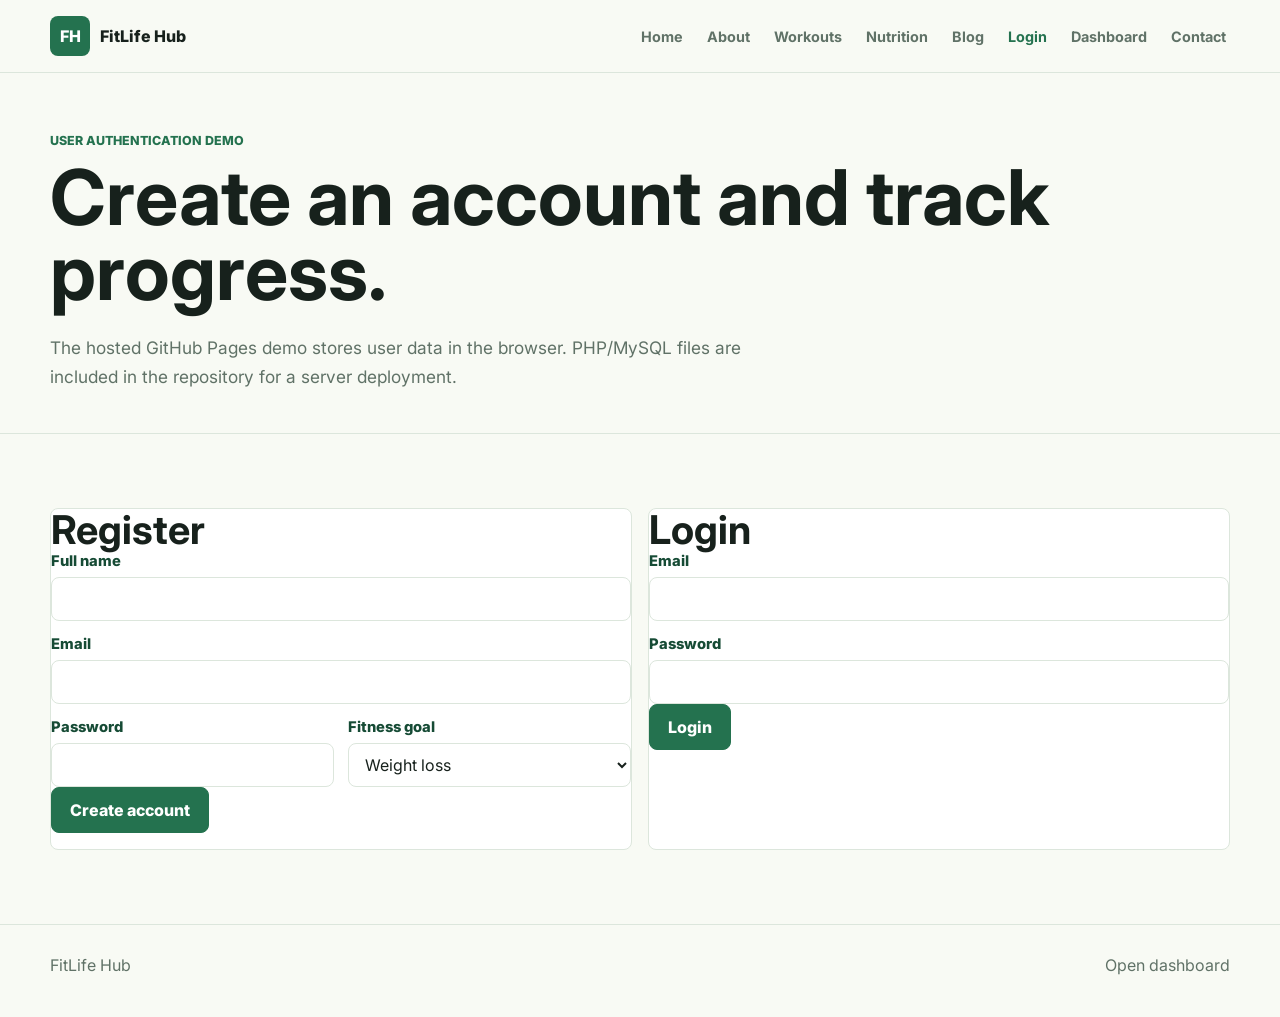
<file: auth.html>
<!DOCTYPE html>
<html lang="en">
<head>
  <meta charset="UTF-8">
  <meta name="viewport" content="width=device-width, initial-scale=1.0">
  <title>FitLife Hub | Login and Registration</title>
  <link rel="preconnect" href="https://fonts.googleapis.com">
  <link rel="preconnect" href="https://fonts.gstatic.com" crossorigin>
  <link href="https://fonts.googleapis.com/css2?family=Inter:wght@400;600;700;800&display=swap" rel="stylesheet">
  <link rel="stylesheet" href="styles.css">
</head>
<body>
  <header class="site-header"><nav class="nav"><a class="brand" href="index.html"><span class="brand-mark">FH</span><span>FitLife Hub</span></a><button class="menu-toggle" type="button" aria-label="Open menu"><span></span><span></span><span></span></button><div class="nav-links"><a href="index.html">Home</a><a href="about.html">About</a><a href="workouts.html">Workouts</a><a href="nutrition.html">Nutrition</a><a href="blog.html">Blog</a><a class="active" href="auth.html">Login</a><a href="dashboard.html">Dashboard</a><a href="contact.html">Contact</a></div></nav></header>
  <main>
    <section class="container page-title">
      <p class="eyebrow">User Authentication Demo</p>
      <h1>Create an account and track progress.</h1>
      <p class="lead">The hosted GitHub Pages demo stores user data in the browser. PHP/MySQL files are included in the repository for a server deployment.</p>
    </section>
    <section class="section">
      <div class="container grid-2">
        <form class="form-card" id="registerForm">
          <h2>Register</h2>
          <div class="form-grid">
            <div class="field full"><label for="name">Full name</label><input id="name" name="name" type="text" required></div>
            <div class="field full"><label for="regEmail">Email</label><input id="regEmail" name="email" type="email" required></div>
            <div class="field"><label for="regPassword">Password</label><input id="regPassword" name="password" type="password" minlength="6" required></div>
            <div class="field"><label for="goal">Fitness goal</label><select id="goal" name="goal"><option>Weight loss</option><option>Strength</option><option>Endurance</option><option>Healthy lifestyle</option></select></div>
          </div>
          <button class="button primary" type="submit">Create account</button>
          <p class="message" id="registerMessage"></p>
        </form>
        <form class="form-card" id="loginForm">
          <h2>Login</h2>
          <div class="form-grid">
            <div class="field full"><label for="loginEmail">Email</label><input id="loginEmail" name="email" type="email" required></div>
            <div class="field full"><label for="loginPassword">Password</label><input id="loginPassword" name="password" type="password" required></div>
          </div>
          <button class="button primary" type="submit">Login</button>
          <p class="message" id="loginMessage"></p>
        </form>
      </div>
    </section>
  </main>
  <footer class="footer"><div class="container footer-inner"><span>FitLife Hub</span><a href="dashboard.html">Open dashboard</a></div></footer>
  <script src="script.js"></script>
</body>
</html>
</file>
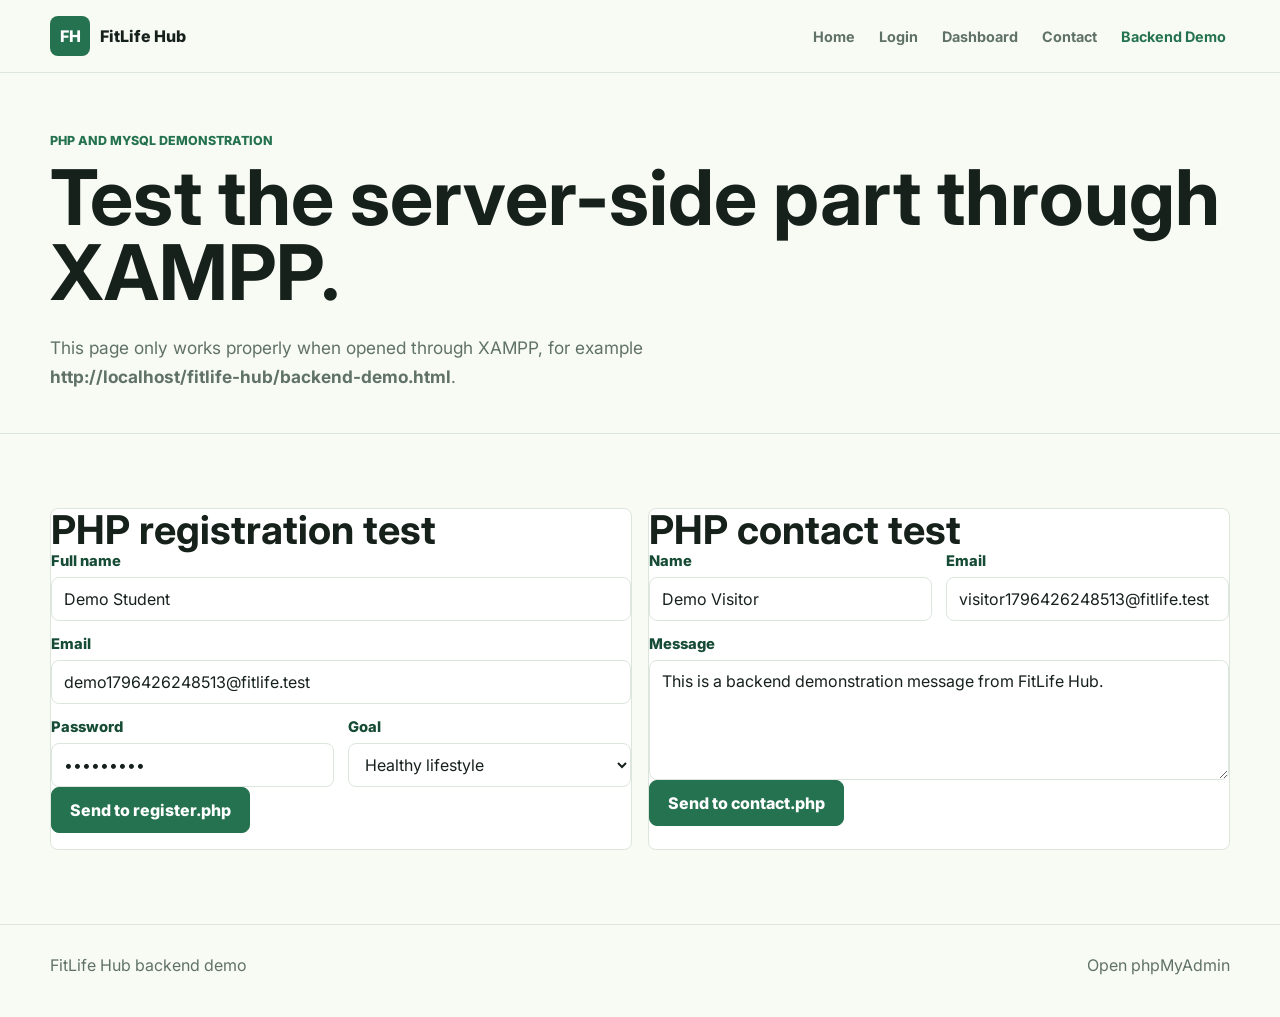
<file: backend-demo.html>
<!DOCTYPE html>
<html lang="en">
<head>
  <meta charset="UTF-8">
  <meta name="viewport" content="width=device-width, initial-scale=1.0">
  <title>FitLife Hub | Backend Demo</title>
  <link rel="preconnect" href="https://fonts.googleapis.com">
  <link rel="preconnect" href="https://fonts.gstatic.com" crossorigin>
  <link href="https://fonts.googleapis.com/css2?family=Inter:wght@400;600;700;800&display=swap" rel="stylesheet">
  <link rel="stylesheet" href="styles.css">
</head>
<body>
  <header class="site-header">
    <nav class="nav">
      <a class="brand" href="index.html"><span class="brand-mark">FH</span><span>FitLife Hub</span></a>
      <button class="menu-toggle" type="button" aria-label="Open menu"><span></span><span></span><span></span></button>
      <div class="nav-links">
        <a href="index.html">Home</a>
        <a href="auth.html">Login</a>
        <a href="dashboard.html">Dashboard</a>
        <a href="contact.html">Contact</a>
        <a class="active" href="backend-demo.html">Backend Demo</a>
      </div>
    </nav>
  </header>

  <main>
    <section class="container page-title">
      <p class="eyebrow">PHP and MySQL Demonstration</p>
      <h1>Test the server-side part through XAMPP.</h1>
      <p class="lead">
        This page only works properly when opened through XAMPP, for example
        <strong>http://localhost/fitlife-hub/backend-demo.html</strong>.
      </p>
    </section>

    <section class="section">
      <div class="container grid-2">
        <form class="form-card" id="phpRegisterForm">
          <h2>PHP registration test</h2>
          <div class="form-grid">
            <div class="field full"><label for="phpName">Full name</label><input id="phpName" name="name" type="text" required value="Demo Student"></div>
            <div class="field full"><label for="phpEmail">Email</label><input id="phpEmail" name="email" type="email" required></div>
            <div class="field"><label for="phpPassword">Password</label><input id="phpPassword" name="password" type="password" minlength="6" required value="secret123"></div>
            <div class="field"><label for="phpGoal">Goal</label><select id="phpGoal" name="goal"><option>Healthy lifestyle</option><option>Strength</option><option>Weight loss</option></select></div>
          </div>
          <button class="button primary" type="submit">Send to register.php</button>
          <p class="message" id="phpRegisterMessage"></p>
        </form>

        <form class="form-card" id="phpContactForm">
          <h2>PHP contact test</h2>
          <div class="form-grid">
            <div class="field"><label for="phpContactName">Name</label><input id="phpContactName" name="name" type="text" required value="Demo Visitor"></div>
            <div class="field"><label for="phpContactEmail">Email</label><input id="phpContactEmail" name="email" type="email" required></div>
            <div class="field full"><label for="phpMessage">Message</label><textarea id="phpMessage" name="message" required>This is a backend demonstration message from FitLife Hub.</textarea></div>
          </div>
          <button class="button primary" type="submit">Send to contact.php</button>
          <p class="message" id="phpContactMessage"></p>
        </form>
      </div>
    </section>
  </main>

  <footer class="footer">
    <div class="container footer-inner">
      <span>FitLife Hub backend demo</span>
      <a href="http://localhost/phpmyadmin/" target="_blank" rel="noreferrer">Open phpMyAdmin</a>
    </div>
  </footer>
  <script src="script.js"></script>
</body>
</html>
</file>
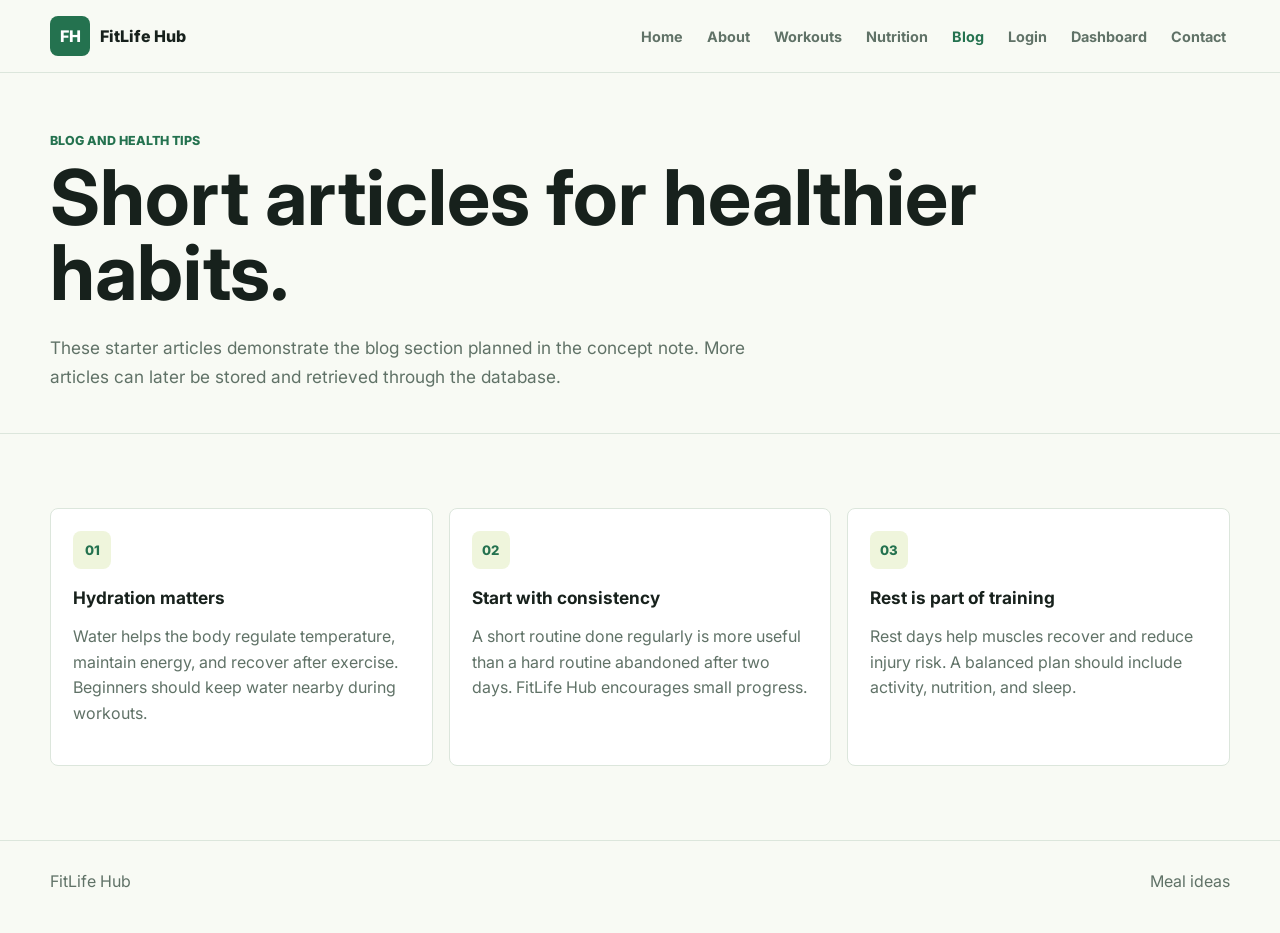
<file: blog.html>
<!DOCTYPE html>
<html lang="en">
<head>
  <meta charset="UTF-8">
  <meta name="viewport" content="width=device-width, initial-scale=1.0">
  <title>FitLife Hub | Blog</title>
  <link rel="preconnect" href="https://fonts.googleapis.com">
  <link rel="preconnect" href="https://fonts.gstatic.com" crossorigin>
  <link href="https://fonts.googleapis.com/css2?family=Inter:wght@400;600;700;800&display=swap" rel="stylesheet">
  <link rel="stylesheet" href="styles.css">
</head>
<body>
  <header class="site-header"><nav class="nav"><a class="brand" href="index.html"><span class="brand-mark">FH</span><span>FitLife Hub</span></a><button class="menu-toggle" type="button" aria-label="Open menu"><span></span><span></span><span></span></button><div class="nav-links"><a href="index.html">Home</a><a href="about.html">About</a><a href="workouts.html">Workouts</a><a href="nutrition.html">Nutrition</a><a class="active" href="blog.html">Blog</a><a href="auth.html">Login</a><a href="dashboard.html">Dashboard</a><a href="contact.html">Contact</a></div></nav></header>
  <main>
    <section class="container page-title">
      <p class="eyebrow">Blog and Health Tips</p>
      <h1>Short articles for healthier habits.</h1>
      <p class="lead">These starter articles demonstrate the blog section planned in the concept note. More articles can later be stored and retrieved through the database.</p>
    </section>
    <section class="section">
      <div class="container grid-3">
        <article class="article-card"><span class="number">01</span><h3>Hydration matters</h3><p>Water helps the body regulate temperature, maintain energy, and recover after exercise. Beginners should keep water nearby during workouts.</p></article>
        <article class="article-card"><span class="number">02</span><h3>Start with consistency</h3><p>A short routine done regularly is more useful than a hard routine abandoned after two days. FitLife Hub encourages small progress.</p></article>
        <article class="article-card"><span class="number">03</span><h3>Rest is part of training</h3><p>Rest days help muscles recover and reduce injury risk. A balanced plan should include activity, nutrition, and sleep.</p></article>
      </div>
    </section>
  </main>
  <footer class="footer"><div class="container footer-inner"><span>FitLife Hub</span><a href="nutrition.html">Meal ideas</a></div></footer>
  <script src="script.js"></script>
</body>
</html>
</file>
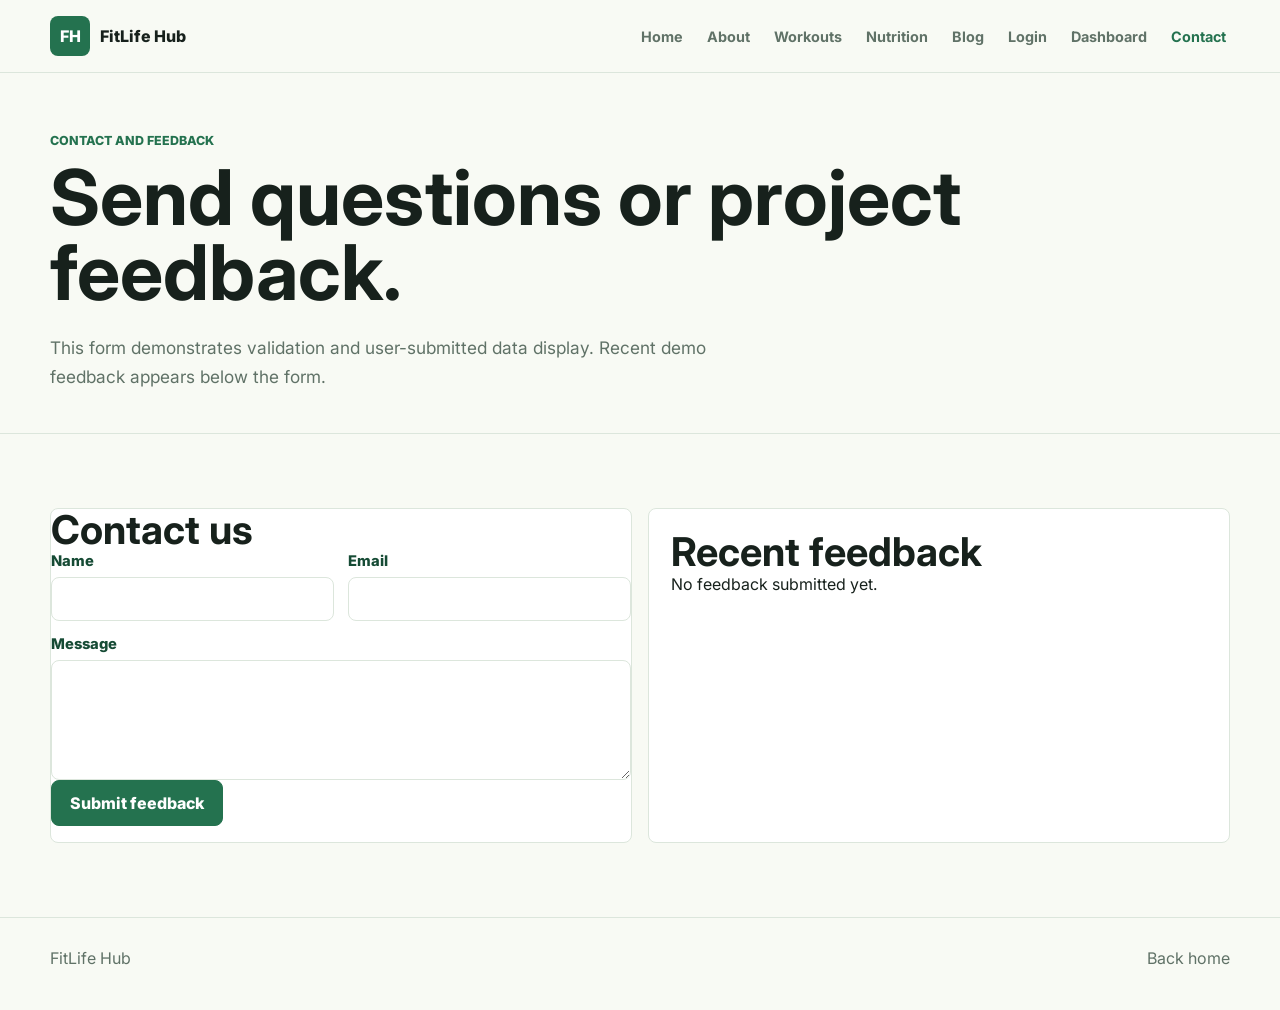
<file: contact.html>
<!DOCTYPE html>
<html lang="en">
<head>
  <meta charset="UTF-8">
  <meta name="viewport" content="width=device-width, initial-scale=1.0">
  <title>FitLife Hub | Contact</title>
  <link rel="preconnect" href="https://fonts.googleapis.com">
  <link rel="preconnect" href="https://fonts.gstatic.com" crossorigin>
  <link href="https://fonts.googleapis.com/css2?family=Inter:wght@400;600;700;800&display=swap" rel="stylesheet">
  <link rel="stylesheet" href="styles.css">
</head>
<body>
  <header class="site-header"><nav class="nav"><a class="brand" href="index.html"><span class="brand-mark">FH</span><span>FitLife Hub</span></a><button class="menu-toggle" type="button" aria-label="Open menu"><span></span><span></span><span></span></button><div class="nav-links"><a href="index.html">Home</a><a href="about.html">About</a><a href="workouts.html">Workouts</a><a href="nutrition.html">Nutrition</a><a href="blog.html">Blog</a><a href="auth.html">Login</a><a href="dashboard.html">Dashboard</a><a class="active" href="contact.html">Contact</a></div></nav></header>
  <main>
    <section class="container page-title">
      <p class="eyebrow">Contact and Feedback</p>
      <h1>Send questions or project feedback.</h1>
      <p class="lead">This form demonstrates validation and user-submitted data display. Recent demo feedback appears below the form.</p>
    </section>
    <section class="section">
      <div class="container grid-2">
        <form class="form-card" id="contactForm">
          <h2>Contact us</h2>
          <div class="form-grid">
            <div class="field"><label for="contactName">Name</label><input id="contactName" name="name" type="text" required></div>
            <div class="field"><label for="contactEmail">Email</label><input id="contactEmail" name="email" type="email" required></div>
            <div class="field full"><label for="message">Message</label><textarea id="message" name="message" required></textarea></div>
          </div>
          <button class="button primary" type="submit">Submit feedback</button>
          <p class="message" id="contactMessage"></p>
        </form>
        <article class="card">
          <h2>Recent feedback</h2>
          <ul class="article-list" id="feedbackList"></ul>
        </article>
      </div>
    </section>
  </main>
  <footer class="footer"><div class="container footer-inner"><span>FitLife Hub</span><a href="index.html">Back home</a></div></footer>
  <script src="script.js"></script>
</body>
</html>
</file>
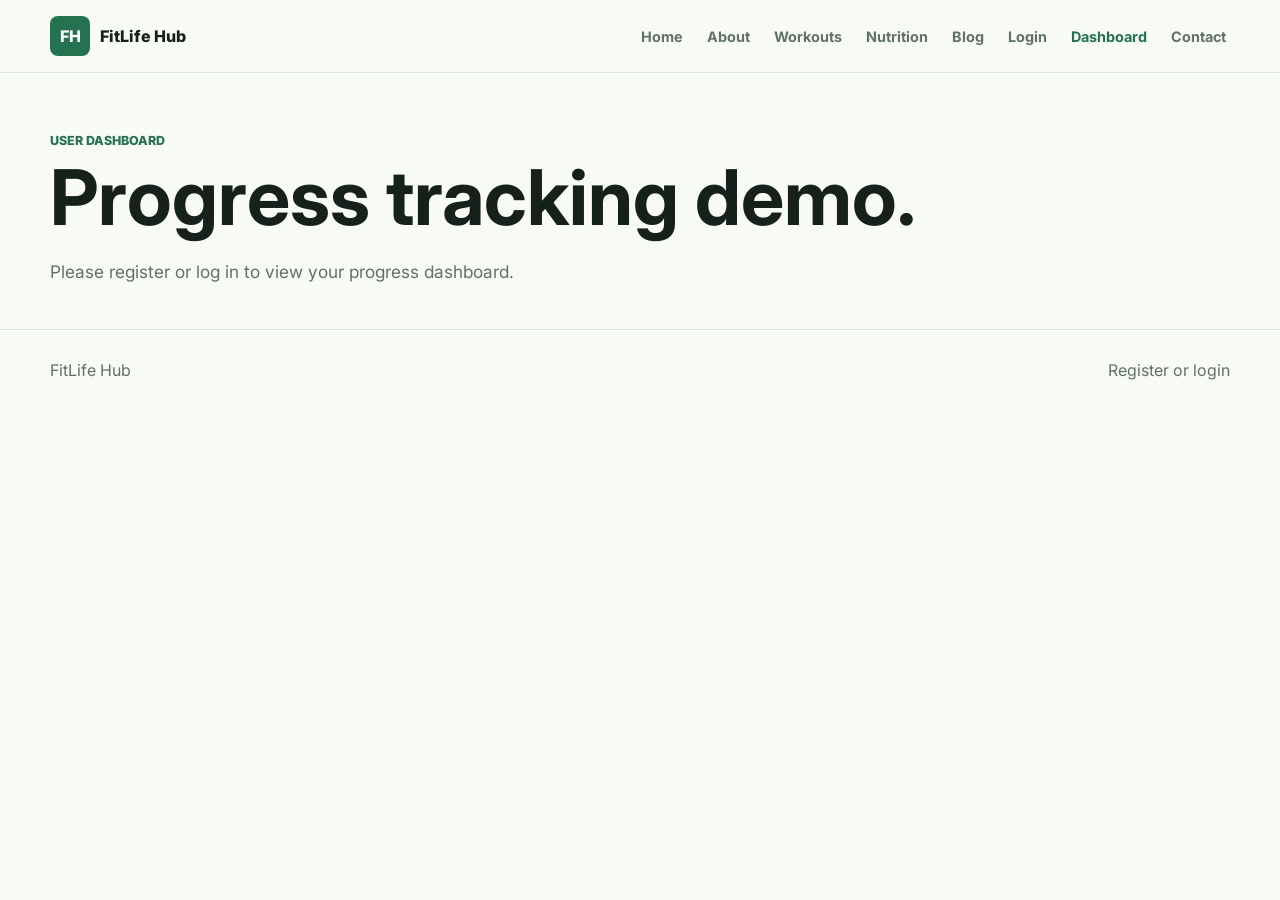
<file: dashboard.html>
<!DOCTYPE html>
<html lang="en">
<head>
  <meta charset="UTF-8">
  <meta name="viewport" content="width=device-width, initial-scale=1.0">
  <title>FitLife Hub | Dashboard</title>
  <link rel="preconnect" href="https://fonts.googleapis.com">
  <link rel="preconnect" href="https://fonts.gstatic.com" crossorigin>
  <link href="https://fonts.googleapis.com/css2?family=Inter:wght@400;600;700;800&display=swap" rel="stylesheet">
  <link rel="stylesheet" href="styles.css">
</head>
<body>
  <header class="site-header"><nav class="nav"><a class="brand" href="index.html"><span class="brand-mark">FH</span><span>FitLife Hub</span></a><button class="menu-toggle" type="button" aria-label="Open menu"><span></span><span></span><span></span></button><div class="nav-links"><a href="index.html">Home</a><a href="about.html">About</a><a href="workouts.html">Workouts</a><a href="nutrition.html">Nutrition</a><a href="blog.html">Blog</a><a href="auth.html">Login</a><a class="active" href="dashboard.html">Dashboard</a><a href="contact.html">Contact</a></div></nav></header>
  <main>
    <section class="container page-title">
      <p class="eyebrow">User Dashboard</p>
      <h1>Progress tracking demo.</h1>
      <p class="lead" id="dashboardWelcome">Loading your dashboard...</p>
      <div class="actions" data-dashboard><button class="button primary" id="addWorkout" type="button">Add workout</button><button class="button secondary" id="addMeal" type="button">Add meal</button><button class="button ghost" id="addMinutes" type="button">Add 15 minutes</button><button class="button ghost" id="logout" type="button">Logout</button></div>
    </section>
    <section class="section" data-dashboard>
      <div class="container grid-3">
        <article class="stat-card"><h3>Workouts</h3><strong id="workoutCount">0</strong><span>completed sessions</span><div class="dashboard-bar"><span id="workoutBar"></span></div></article>
        <article class="stat-card"><h3>Meals</h3><strong id="mealCount">0</strong><span>balanced meals recorded</span><div class="dashboard-bar"><span id="mealBar"></span></div></article>
        <article class="stat-card"><h3>Active Minutes</h3><strong id="minuteCount">0</strong><span>minutes of movement</span><div class="dashboard-bar"><span style="--value: 45%"></span></div></article>
      </div>
    </section>
  </main>
  <footer class="footer"><div class="container footer-inner"><span>FitLife Hub</span><a href="auth.html">Register or login</a></div></footer>
  <script src="script.js"></script>
</body>
</html>
</file>
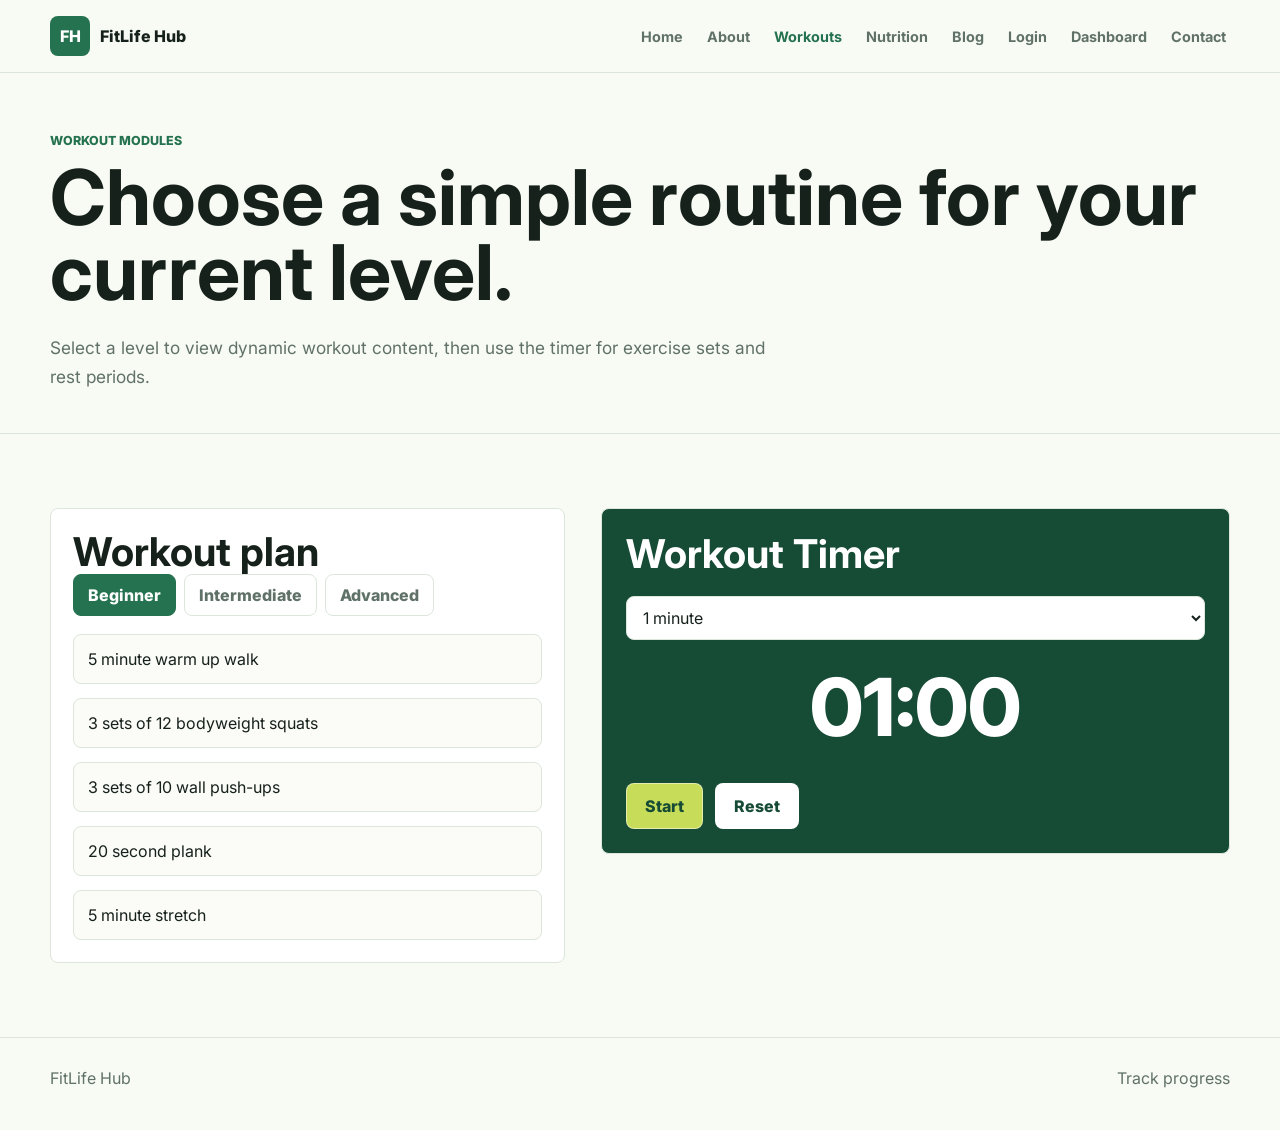
<file: workouts.html>
<!DOCTYPE html>
<html lang="en">
<head>
  <meta charset="UTF-8">
  <meta name="viewport" content="width=device-width, initial-scale=1.0">
  <title>FitLife Hub | Workouts</title>
  <link rel="preconnect" href="https://fonts.googleapis.com">
  <link rel="preconnect" href="https://fonts.gstatic.com" crossorigin>
  <link href="https://fonts.googleapis.com/css2?family=Inter:wght@400;600;700;800&display=swap" rel="stylesheet">
  <link rel="stylesheet" href="styles.css">
</head>
<body>
  <header class="site-header"><nav class="nav"><a class="brand" href="index.html"><span class="brand-mark">FH</span><span>FitLife Hub</span></a><button class="menu-toggle" type="button" aria-label="Open menu"><span></span><span></span><span></span></button><div class="nav-links"><a href="index.html">Home</a><a href="about.html">About</a><a class="active" href="workouts.html">Workouts</a><a href="nutrition.html">Nutrition</a><a href="blog.html">Blog</a><a href="auth.html">Login</a><a href="dashboard.html">Dashboard</a><a href="contact.html">Contact</a></div></nav></header>
  <main>
    <section class="container page-title">
      <p class="eyebrow">Workout Modules</p>
      <h1>Choose a simple routine for your current level.</h1>
      <p class="lead">Select a level to view dynamic workout content, then use the timer for exercise sets and rest periods.</p>
    </section>
    <section class="section">
      <div class="container split">
        <div class="card">
          <h2>Workout plan</h2>
          <div class="tabs">
            <button class="tab active" type="button" data-plan="beginner">Beginner</button>
            <button class="tab" type="button" data-plan="intermediate">Intermediate</button>
            <button class="tab" type="button" data-plan="advanced">Advanced</button>
          </div>
          <ul class="workout-list" id="workoutOutput"></ul>
        </div>
        <div class="timer-panel">
          <h2>Workout Timer</h2>
          <label for="timerMinutes">Duration</label>
          <select id="timerMinutes">
            <option value="1">1 minute</option>
            <option value="5">5 minutes</option>
            <option value="10">10 minutes</option>
          </select>
          <div class="timer-display" id="timerDisplay">01:00</div>
          <div class="actions"><button class="button primary" id="timerStart" type="button">Start</button><button class="button ghost" id="timerReset" type="button">Reset</button></div>
        </div>
      </div>
    </section>
  </main>
  <footer class="footer"><div class="container footer-inner"><span>FitLife Hub</span><a href="dashboard.html">Track progress</a></div></footer>
  <script src="script.js"></script>
</body>
</html>
</file>
<file: styles.css>
:root {
  --ink: #17211c;
  --muted: #607267;
  --paper: #f8faf4;
  --surface: #ffffff;
  --line: #dce6dc;
  --green: #24724f;
  --green-dark: #164b35;
  --lime: #c7dc58;
  --coral: #f28b6c;
  --blue: #3d78b4;
  --shadow: 0 18px 48px rgba(25, 72, 49, 0.12);
}

* {
  box-sizing: border-box;
}

html {
  scroll-behavior: smooth;
}

body {
  margin: 0;
  font-family: Inter, Arial, sans-serif;
  color: var(--ink);
  background: var(--paper);
}

img {
  display: block;
  max-width: 100%;
}

a {
  color: inherit;
  text-decoration: none;
}

button,
input,
select,
textarea {
  font: inherit;
}

.site-header {
  position: sticky;
  top: 0;
  z-index: 20;
  border-bottom: 1px solid var(--line);
  background: rgba(248, 250, 244, 0.94);
  backdrop-filter: blur(14px);
}

.nav {
  width: min(1180px, calc(100% - 32px));
  min-height: 72px;
  margin: 0 auto;
  display: flex;
  align-items: center;
  justify-content: space-between;
  gap: 18px;
}

.brand {
  display: inline-flex;
  align-items: center;
  gap: 10px;
  font-weight: 800;
}

.brand-mark {
  width: 40px;
  height: 40px;
  display: inline-grid;
  place-items: center;
  color: white;
  background: var(--green);
  border-radius: 8px;
}

.nav-links {
  display: flex;
  align-items: center;
  gap: 16px;
  color: var(--muted);
  font-size: 0.9rem;
  font-weight: 700;
}

.nav-links a {
  padding: 8px 4px;
}

.nav-links a:hover,
.nav-links a.active {
  color: var(--green);
}

.menu-toggle {
  display: none;
  width: 42px;
  height: 42px;
  border: 1px solid var(--line);
  border-radius: 8px;
  background: var(--surface);
  cursor: pointer;
}

.menu-toggle span {
  width: 18px;
  height: 2px;
  display: block;
  margin: 4px auto;
  background: var(--green);
}

.container {
  width: min(1180px, calc(100% - 32px));
  margin: 0 auto;
}

.hero {
  min-height: calc(100vh - 72px);
  display: grid;
  grid-template-columns: minmax(0, 1.04fr) minmax(310px, 0.82fr);
  gap: 42px;
  align-items: center;
  padding: 54px 0 70px;
}

.eyebrow {
  margin: 0 0 12px;
  color: var(--green);
  font-size: 0.78rem;
  font-weight: 800;
  letter-spacing: 0;
  text-transform: uppercase;
}

h1,
h2,
h3,
p,
li,
label {
  overflow-wrap: anywhere;
}

h1 {
  margin: 0;
  font-size: clamp(2.45rem, 6vw, 5.6rem);
  line-height: 0.98;
  letter-spacing: 0;
}

h2 {
  margin: 0;
  font-size: clamp(1.7rem, 3.1vw, 3rem);
  line-height: 1.08;
  letter-spacing: 0;
}

h3 {
  margin: 0 0 10px;
  font-size: 1.08rem;
}

.lead {
  max-width: 720px;
  margin: 22px 0 0;
  color: var(--muted);
  font-size: 1.08rem;
  line-height: 1.7;
}

.hero-actions,
.actions {
  display: flex;
  flex-wrap: wrap;
  gap: 12px;
  margin-top: 28px;
}

.button {
  min-height: 46px;
  display: inline-flex;
  align-items: center;
  justify-content: center;
  padding: 0 18px;
  border: 1px solid var(--green);
  border-radius: 8px;
  font-weight: 800;
  cursor: pointer;
}

.button.primary {
  color: white;
  background: var(--green);
}

.button.secondary {
  color: var(--green);
  background: transparent;
}

.button.ghost {
  color: var(--green-dark);
  border-color: var(--line);
  background: var(--surface);
}

.hero-card,
.card,
.stat-card,
.plan-card,
.form-card,
.article-card,
.team-card {
  border: 1px solid var(--line);
  border-radius: 8px;
  background: var(--surface);
}

.hero-card {
  overflow: hidden;
  box-shadow: var(--shadow);
}

.hero-card img {
  width: 100%;
  height: 245px;
  object-fit: cover;
}

.hero-card-body {
  padding: 24px;
}

.progress-ring {
  width: 148px;
  aspect-ratio: 1;
  display: grid;
  place-items: center;
  margin: 18px auto 24px;
  border-radius: 50%;
  background: conic-gradient(var(--green) 68%, #e8efe6 0);
}

.progress-ring span {
  width: 70%;
  aspect-ratio: 1;
  display: grid;
  place-items: center;
  color: var(--green);
  background: white;
  border-radius: 50%;
  font-size: 1.55rem;
  font-weight: 800;
}

.mini-list,
.check-list {
  display: grid;
  gap: 12px;
  margin: 0;
  padding: 0;
  list-style: none;
  color: var(--muted);
  line-height: 1.5;
}

.mini-list li::before,
.check-list li::before {
  content: "";
  width: 10px;
  height: 10px;
  display: inline-block;
  margin-right: 9px;
  border-radius: 50%;
  background: var(--lime);
}

.section {
  padding: 74px 0;
  border-top: 1px solid var(--line);
}

.page-title {
  padding: 60px 0 42px;
}

.section-heading {
  max-width: 780px;
  margin-bottom: 28px;
}

.grid-2,
.grid-3,
.grid-4 {
  display: grid;
  gap: 16px;
}

.grid-2 {
  grid-template-columns: repeat(2, minmax(0, 1fr));
}

.grid-3 {
  grid-template-columns: repeat(3, minmax(0, 1fr));
}

.grid-4 {
  grid-template-columns: repeat(4, minmax(0, 1fr));
}

.card,
.stat-card,
.plan-card,
.article-card,
.team-card {
  padding: 22px;
}

.card p,
.plan-card p,
.article-card p,
.team-card span,
.stat-card span {
  color: var(--muted);
  line-height: 1.6;
}

.number {
  width: 38px;
  height: 38px;
  display: inline-grid;
  place-items: center;
  margin-bottom: 18px;
  color: var(--green);
  background: #eff5dc;
  border-radius: 8px;
  font-size: 0.82rem;
  font-weight: 800;
}

.split {
  display: grid;
  grid-template-columns: minmax(0, 0.9fr) minmax(0, 1.1fr);
  gap: 36px;
  align-items: start;
}

.feature-image {
  overflow: hidden;
  border-radius: 8px;
  border: 1px solid var(--line);
  background: var(--surface);
}

.feature-image img {
  width: 100%;
  height: 360px;
  object-fit: cover;
}

.tabs {
  display: flex;
  flex-wrap: wrap;
  gap: 8px;
  margin-bottom: 18px;
}

.tab {
  min-height: 42px;
  padding: 0 14px;
  border: 1px solid var(--line);
  border-radius: 8px;
  color: var(--muted);
  background: var(--surface);
  font-weight: 800;
  cursor: pointer;
}

.tab.active {
  color: white;
  border-color: var(--green);
  background: var(--green);
}

.workout-list,
.meal-list,
.article-list {
  display: grid;
  gap: 14px;
  margin: 0;
  padding: 0;
  list-style: none;
}

.workout-list li,
.meal-list li {
  padding: 14px;
  border: 1px solid var(--line);
  border-radius: 8px;
  background: #fbfcf8;
}

.timer-panel {
  padding: 24px;
  border: 1px solid var(--line);
  border-radius: 8px;
  background: var(--green-dark);
  color: white;
}

.timer-display {
  margin: 18px 0;
  font-size: clamp(2.4rem, 8vw, 5rem);
  font-weight: 800;
  text-align: center;
}

.timer-panel .button {
  border-color: rgba(255, 255, 255, 0.5);
}

.timer-panel .button.primary {
  color: var(--green-dark);
  background: var(--lime);
}

.form-grid {
  display: grid;
  grid-template-columns: repeat(2, minmax(0, 1fr));
  gap: 14px;
}

.field {
  display: grid;
  gap: 7px;
}

.field.full {
  grid-column: 1 / -1;
}

label {
  color: var(--green-dark);
  font-size: 0.92rem;
  font-weight: 800;
}

input,
select,
textarea {
  width: 100%;
  min-height: 44px;
  padding: 10px 12px;
  border: 1px solid var(--line);
  border-radius: 8px;
  color: var(--ink);
  background: white;
}

textarea {
  min-height: 120px;
  resize: vertical;
}

.message {
  margin-top: 14px;
  color: var(--green);
  font-weight: 800;
}

.error {
  color: #b33b2e;
}

.dashboard-bar {
  overflow: hidden;
  height: 12px;
  border-radius: 999px;
  background: #e9efe6;
}

.dashboard-bar span {
  display: block;
  height: 100%;
  width: var(--value, 50%);
  background: var(--green);
}

.team-grid {
  display: grid;
  grid-template-columns: repeat(5, minmax(0, 1fr));
  gap: 14px;
}

.team-card {
  min-height: 138px;
}

.team-card strong,
.team-card span {
  display: block;
}

.team-card strong {
  margin-bottom: 8px;
}

.footer {
  padding: 30px 0 42px;
  color: var(--muted);
  border-top: 1px solid var(--line);
}

.footer-inner {
  display: flex;
  justify-content: space-between;
  gap: 18px;
  flex-wrap: wrap;
}

@media (max-width: 980px) {
  .hero,
  .split,
  .grid-4,
  .team-grid {
    grid-template-columns: repeat(2, minmax(0, 1fr));
  }
}

@media (max-width: 760px) {
  .nav {
    min-height: auto;
    padding: 14px 0;
  }

  .menu-toggle {
    display: inline-block;
  }

  .nav-links {
    position: absolute;
    top: 70px;
    left: 16px;
    right: 16px;
    display: none;
    padding: 12px;
    border: 1px solid var(--line);
    border-radius: 8px;
    background: var(--surface);
    box-shadow: var(--shadow);
  }

  .nav-links.open {
    display: grid;
  }

  .hero,
  .split,
  .grid-2,
  .grid-3,
  .grid-4,
  .team-grid,
  .form-grid {
    grid-template-columns: 1fr;
  }

  .hero {
    min-height: auto;
    padding-top: 42px;
  }

  .feature-image img,
  .hero-card img {
    height: 240px;
  }
}
</file>
